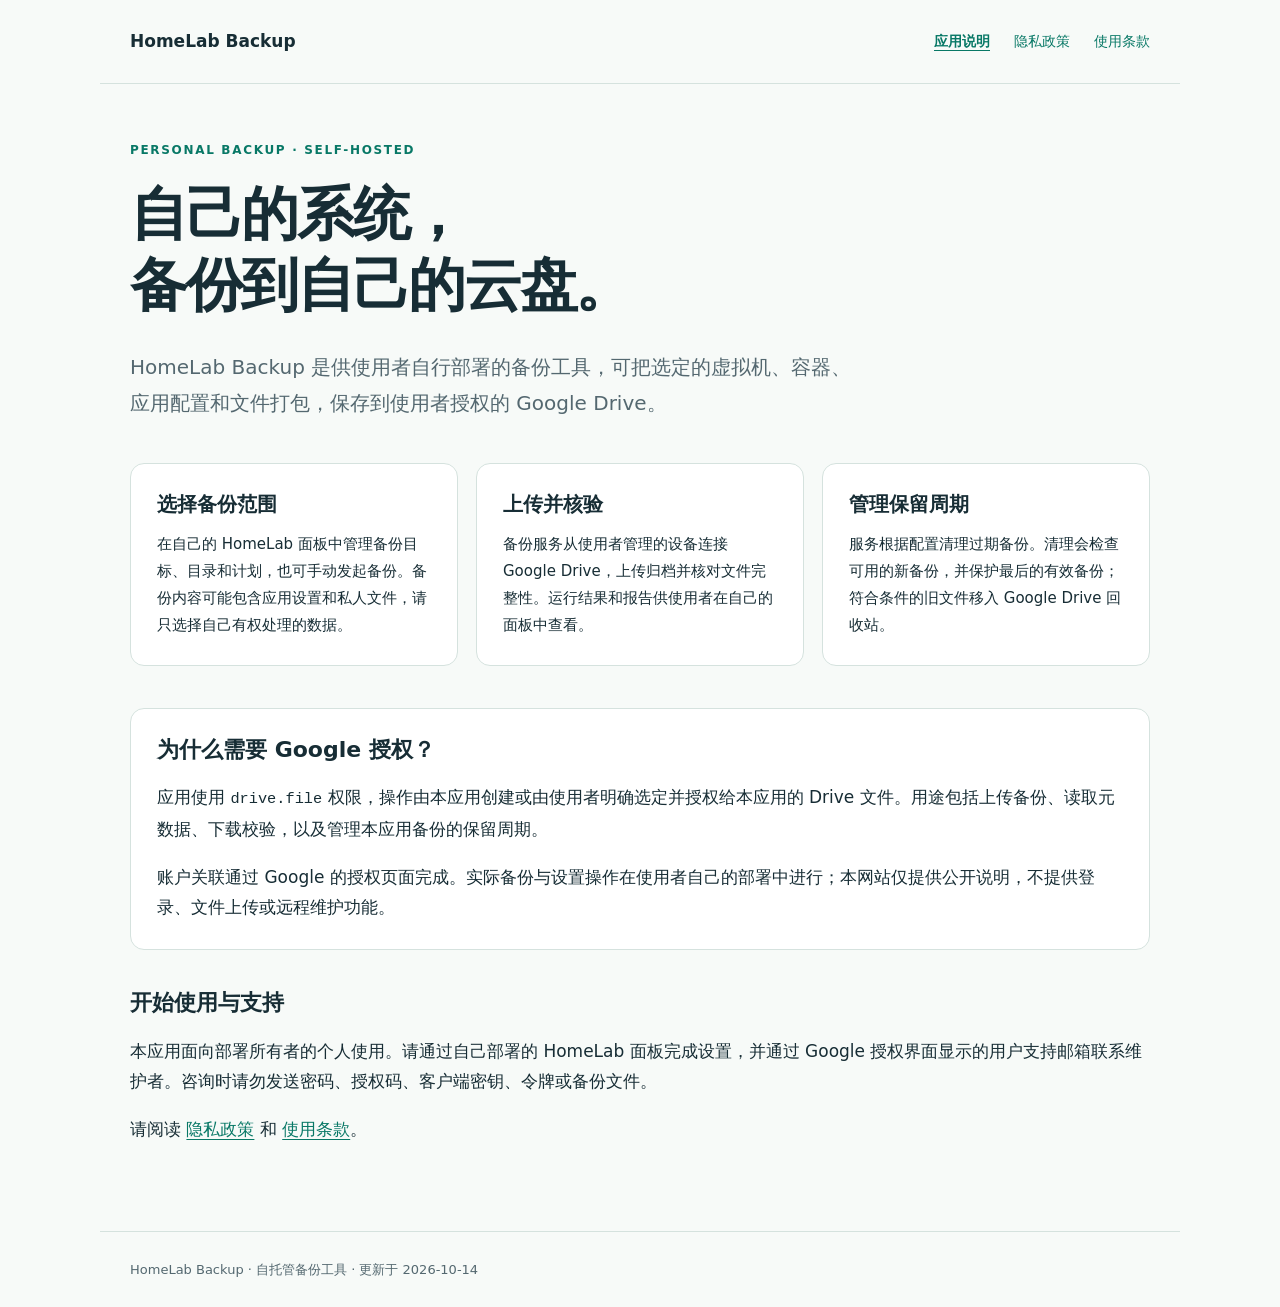
<file: index.html>
<!doctype html>
<html lang="zh-CN">
<head>
  <meta charset="utf-8">
  <meta name="viewport" content="width=device-width, initial-scale=1">
  <meta name="description" content="HomeLab Backup：由使用者自行部署的家庭实验室备份工具，支持将选定的系统与文件备份到自己的 Google Drive。">
  <title>HomeLab Backup · 应用说明</title>
  <link rel="stylesheet" href="style.css">
</head>
<body>
  <header><a class="brand" href="index.html">HomeLab Backup</a><nav aria-label="主导航"><a aria-current="page" href="index.html">应用说明</a><a href="privacy.html">隐私政策</a><a href="terms.html">使用条款</a></nav></header>
  <main>
    <p class="eyebrow">PERSONAL BACKUP · SELF-HOSTED</p>
    <h1>自己的系统，<br>备份到自己的云盘。</h1>
    <p class="lead">HomeLab Backup 是供使用者自行部署的备份工具，可把选定的虚拟机、容器、应用配置和文件打包，保存到使用者授权的 Google Drive。</p>
    <div class="cards">
      <section><h2>选择备份范围</h2><p>在自己的 HomeLab 面板中管理备份目标、目录和计划，也可手动发起备份。备份内容可能包含应用设置和私人文件，请只选择自己有权处理的数据。</p></section>
      <section><h2>上传并核验</h2><p>备份服务从使用者管理的设备连接 Google Drive，上传归档并核对文件完整性。运行结果和报告供使用者在自己的面板中查看。</p></section>
      <section><h2>管理保留周期</h2><p>服务根据配置清理过期备份。清理会检查可用的新备份，并保护最后的有效备份；符合条件的旧文件移入 Google Drive 回收站。</p></section>
    </div>
    <section class="panel"><h2>为什么需要 Google 授权？</h2><p>应用使用 <code>drive.file</code> 权限，操作由本应用创建或由使用者明确选定并授权给本应用的 Drive 文件。用途包括上传备份、读取元数据、下载校验，以及管理本应用备份的保留周期。</p><p>账户关联通过 Google 的授权页面完成。实际备份与设置操作在使用者自己的部署中进行；本网站仅提供公开说明，不提供登录、文件上传或远程维护功能。</p></section>
    <section><h2>开始使用与支持</h2><p>本应用面向部署所有者的个人使用。请通过自己部署的 HomeLab 面板完成设置，并通过 Google 授权界面显示的用户支持邮箱联系维护者。咨询时请勿发送密码、授权码、客户端密钥、令牌或备份文件。</p><p>请阅读 <a href="privacy.html">隐私政策</a> 和 <a href="terms.html">使用条款</a>。</p></section>
  </main>
  <footer>HomeLab Backup · 自托管备份工具 · 更新于 2026-10-14</footer>
</body>
</html>
</file>
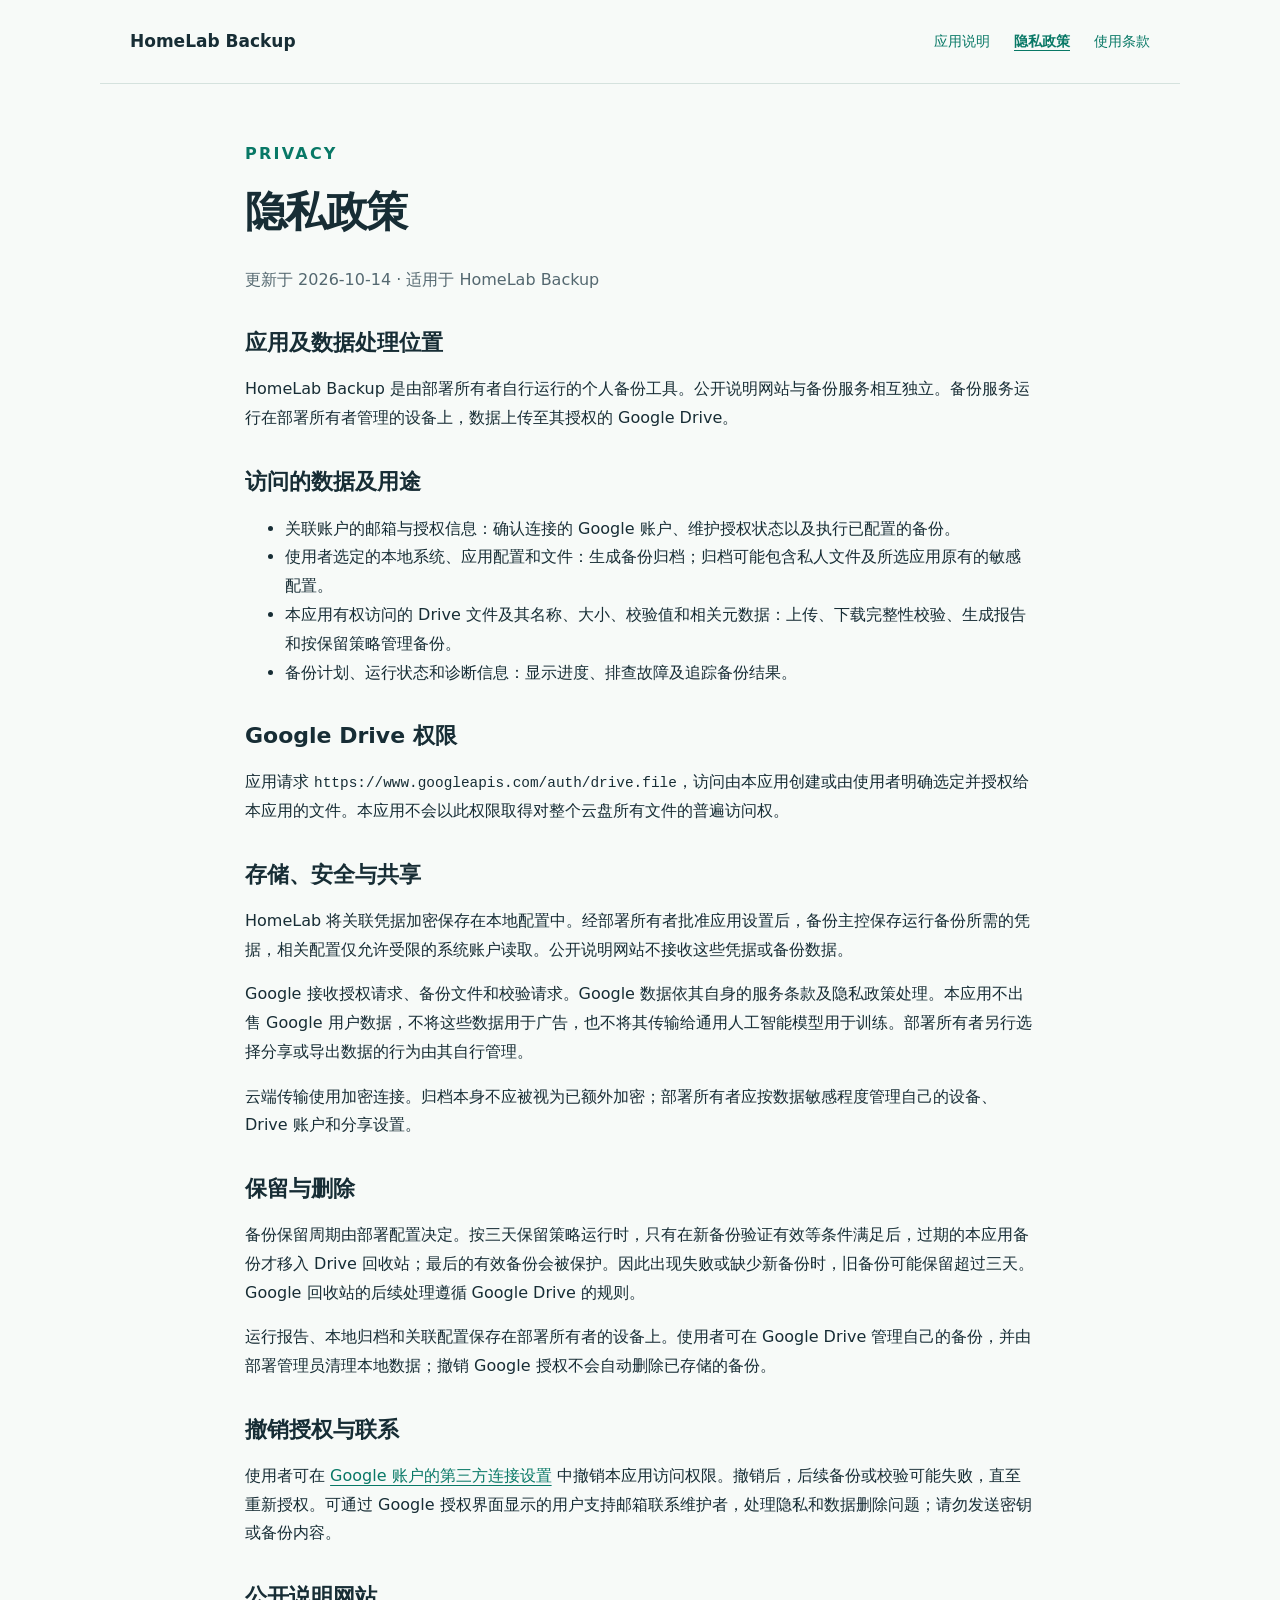
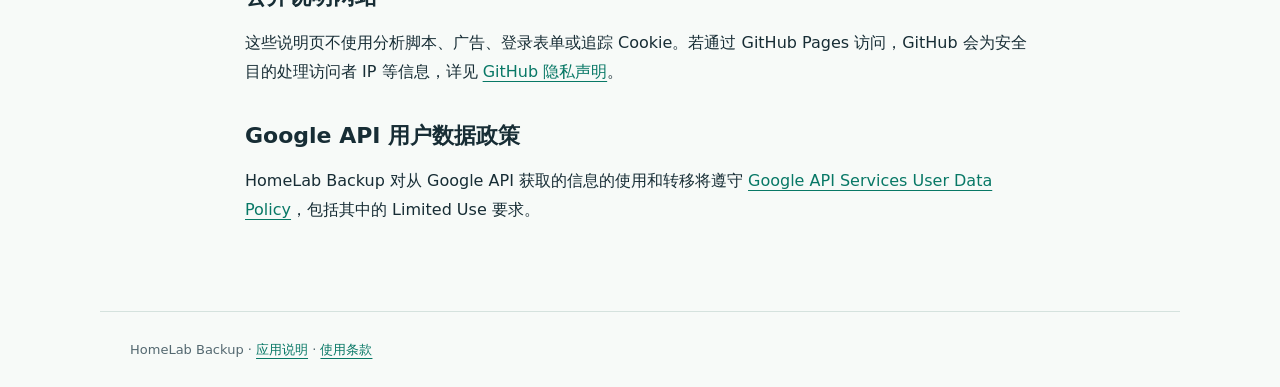
<file: privacy.html>
<!doctype html>
<html lang="zh-CN">
<head><meta charset="utf-8"><meta name="viewport" content="width=device-width, initial-scale=1"><title>隐私政策 · HomeLab Backup</title><link rel="stylesheet" href="style.css"></head>
<body>
  <header><a class="brand" href="index.html">HomeLab Backup</a><nav aria-label="主导航"><a href="index.html">应用说明</a><a aria-current="page" href="privacy.html">隐私政策</a><a href="terms.html">使用条款</a></nav></header>
  <main class="document">
    <p class="eyebrow">PRIVACY</p><h1>隐私政策</h1><p class="muted">更新于 2026-10-14 · 适用于 HomeLab Backup</p>
    <h2>应用及数据处理位置</h2><p>HomeLab Backup 是由部署所有者自行运行的个人备份工具。公开说明网站与备份服务相互独立。备份服务运行在部署所有者管理的设备上，数据上传至其授权的 Google Drive。</p>
    <h2>访问的数据及用途</h2><ul><li>关联账户的邮箱与授权信息：确认连接的 Google 账户、维护授权状态以及执行已配置的备份。</li><li>使用者选定的本地系统、应用配置和文件：生成备份归档；归档可能包含私人文件及所选应用原有的敏感配置。</li><li>本应用有权访问的 Drive 文件及其名称、大小、校验值和相关元数据：上传、下载完整性校验、生成报告和按保留策略管理备份。</li><li>备份计划、运行状态和诊断信息：显示进度、排查故障及追踪备份结果。</li></ul>
    <h2>Google Drive 权限</h2><p>应用请求 <code>https://www.googleapis.com/auth/drive.file</code>，访问由本应用创建或由使用者明确选定并授权给本应用的文件。本应用不会以此权限取得对整个云盘所有文件的普遍访问权。</p>
    <h2>存储、安全与共享</h2><p>HomeLab 将关联凭据加密保存在本地配置中。经部署所有者批准应用设置后，备份主控保存运行备份所需的凭据，相关配置仅允许受限的系统账户读取。公开说明网站不接收这些凭据或备份数据。</p><p>Google 接收授权请求、备份文件和校验请求。Google 数据依其自身的服务条款及隐私政策处理。本应用不出售 Google 用户数据，不将这些数据用于广告，也不将其传输给通用人工智能模型用于训练。部署所有者另行选择分享或导出数据的行为由其自行管理。</p><p>云端传输使用加密连接。归档本身不应被视为已额外加密；部署所有者应按数据敏感程度管理自己的设备、Drive 账户和分享设置。</p>
    <h2>保留与删除</h2><p>备份保留周期由部署配置决定。按三天保留策略运行时，只有在新备份验证有效等条件满足后，过期的本应用备份才移入 Drive 回收站；最后的有效备份会被保护。因此出现失败或缺少新备份时，旧备份可能保留超过三天。Google 回收站的后续处理遵循 Google Drive 的规则。</p><p>运行报告、本地归档和关联配置保存在部署所有者的设备上。使用者可在 Google Drive 管理自己的备份，并由部署管理员清理本地数据；撤销 Google 授权不会自动删除已存储的备份。</p>
    <h2>撤销授权与联系</h2><p>使用者可在 <a href="https://myaccount.google.com/connections">Google 账户的第三方连接设置</a> 中撤销本应用访问权限。撤销后，后续备份或校验可能失败，直至重新授权。可通过 Google 授权界面显示的用户支持邮箱联系维护者，处理隐私和数据删除问题；请勿发送密钥或备份内容。</p>
    <h2>公开说明网站</h2><p>这些说明页不使用分析脚本、广告、登录表单或追踪 Cookie。若通过 GitHub Pages 访问，GitHub 会为安全目的处理访问者 IP 等信息，详见 <a href="https://docs.github.com/en/site-policy/privacy-policies/github-general-privacy-statement">GitHub 隐私声明</a>。</p>
    <h2>Google API 用户数据政策</h2><p>HomeLab Backup 对从 Google API 获取的信息的使用和转移将遵守 <a href="https://developers.google.com/terms/api-services-user-data-policy">Google API Services User Data Policy</a>，包括其中的 Limited Use 要求。</p>
  </main><footer>HomeLab Backup · <a href="index.html">应用说明</a> · <a href="terms.html">使用条款</a></footer>
</body></html>
</file>
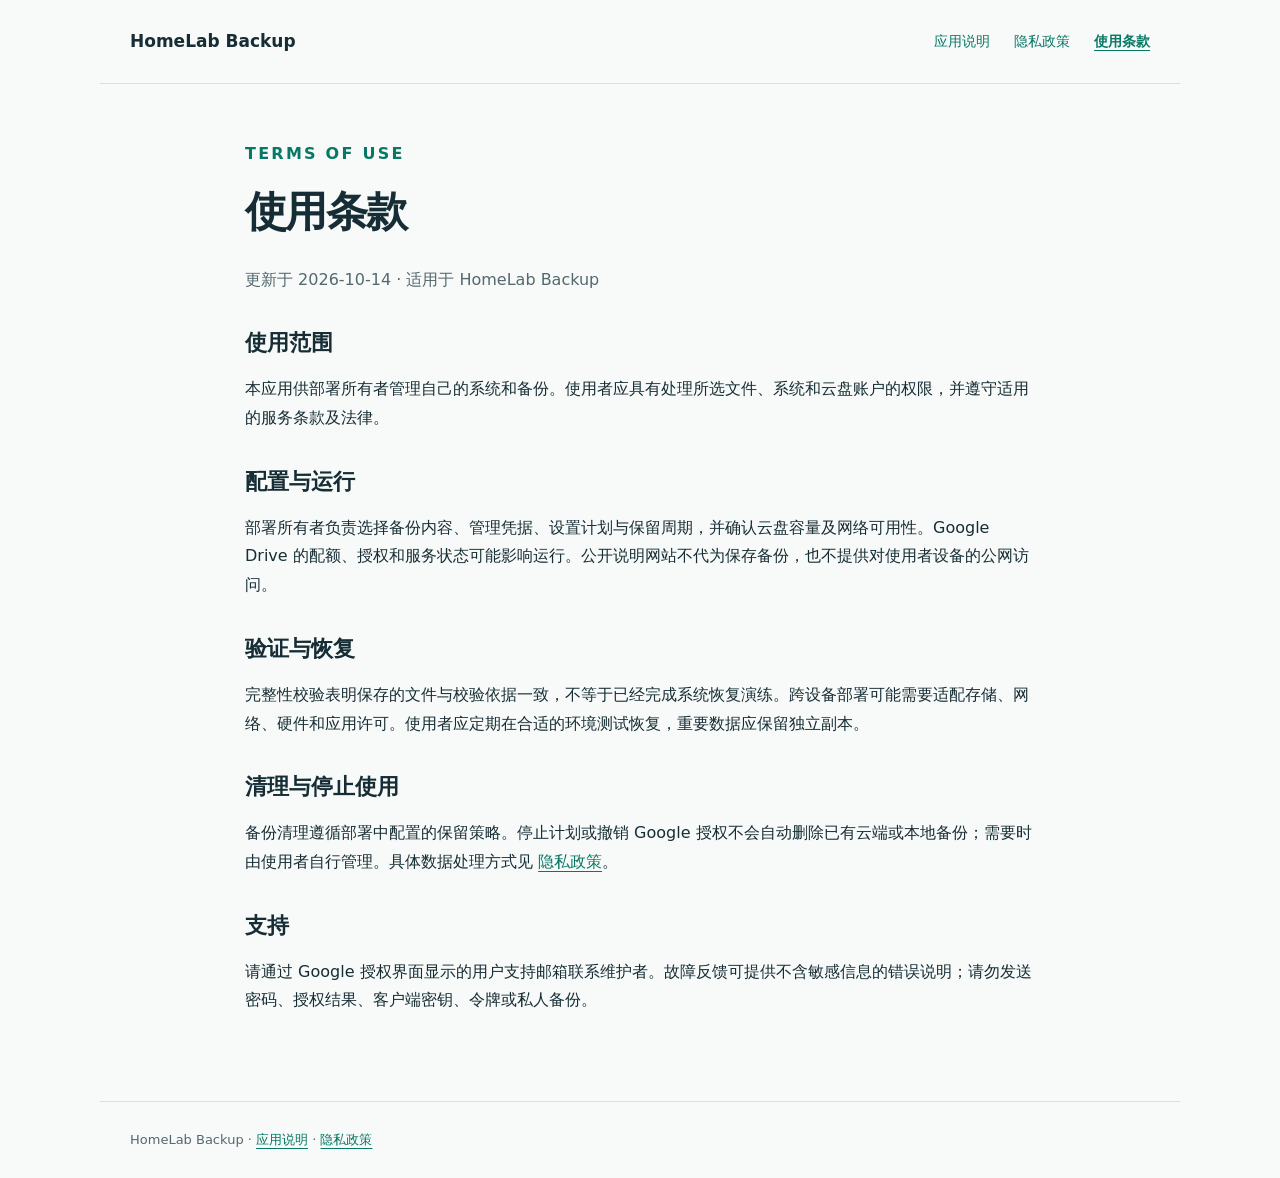
<file: terms.html>
<!doctype html>
<html lang="zh-CN">
<head><meta charset="utf-8"><meta name="viewport" content="width=device-width, initial-scale=1"><title>使用条款 · HomeLab Backup</title><link rel="stylesheet" href="style.css"></head>
<body>
  <header><a class="brand" href="index.html">HomeLab Backup</a><nav aria-label="主导航"><a href="index.html">应用说明</a><a href="privacy.html">隐私政策</a><a aria-current="page" href="terms.html">使用条款</a></nav></header>
  <main class="document"><p class="eyebrow">TERMS OF USE</p><h1>使用条款</h1><p class="muted">更新于 2026-10-14 · 适用于 HomeLab Backup</p>
    <h2>使用范围</h2><p>本应用供部署所有者管理自己的系统和备份。使用者应具有处理所选文件、系统和云盘账户的权限，并遵守适用的服务条款及法律。</p>
    <h2>配置与运行</h2><p>部署所有者负责选择备份内容、管理凭据、设置计划与保留周期，并确认云盘容量及网络可用性。Google Drive 的配额、授权和服务状态可能影响运行。公开说明网站不代为保存备份，也不提供对使用者设备的公网访问。</p>
    <h2>验证与恢复</h2><p>完整性校验表明保存的文件与校验依据一致，不等于已经完成系统恢复演练。跨设备部署可能需要适配存储、网络、硬件和应用许可。使用者应定期在合适的环境测试恢复，重要数据应保留独立副本。</p>
    <h2>清理与停止使用</h2><p>备份清理遵循部署中配置的保留策略。停止计划或撤销 Google 授权不会自动删除已有云端或本地备份；需要时由使用者自行管理。具体数据处理方式见 <a href="privacy.html">隐私政策</a>。</p>
    <h2>支持</h2><p>请通过 Google 授权界面显示的用户支持邮箱联系维护者。故障反馈可提供不含敏感信息的错误说明；请勿发送密码、授权结果、客户端密钥、令牌或私人备份。</p>
  </main><footer>HomeLab Backup · <a href="index.html">应用说明</a> · <a href="privacy.html">隐私政策</a></footer>
</body></html>
</file>
<file: style.css>
:root{color-scheme:light;--ink:#172d35;--muted:#546870;--accent:#087866;--line:#d5e2de;--paper:#f7faf8}*{box-sizing:border-box}body{margin:0;background:var(--paper);color:var(--ink);font:17px/1.8 system-ui,-apple-system,"Segoe UI","Microsoft YaHei",sans-serif}a{color:var(--accent);text-underline-offset:4px}a:focus-visible{outline:3px solid #e8a535;outline-offset:5px}header,main,footer{max-width:1080px;margin:auto;padding:26px 30px}header{display:flex;justify-content:space-between;gap:25px;align-items:center;border-bottom:1px solid var(--line)}.brand{font-weight:750;text-decoration:none;color:var(--ink);white-space:nowrap}nav{display:flex;gap:24px;font-size:14px;flex-wrap:wrap}nav a{text-decoration:none}nav [aria-current]{text-decoration:underline;font-weight:700}main{padding-top:56px;padding-bottom:70px}.eyebrow{color:var(--accent);font-size:12px;font-weight:750;letter-spacing:.14em;margin:0 0 18px}h1{font-size:clamp(34px,5.5vw,58px);line-height:1.22;letter-spacing:-.04em;margin:0 0 28px}h2{font-size:22px;line-height:1.4;margin:0 0 13px}.lead{max-width:740px;font-size:20px;color:var(--muted)}.cards{display:grid;grid-template-columns:repeat(3,1fr);gap:18px;margin:42px 0}.cards section,.panel{background:white;border:1px solid var(--line);border-radius:14px;padding:26px}.cards h2{font-size:20px}.cards p{font-size:15px;margin:0}.panel{margin:0 0 38px}.panel p:last-child{margin-bottom:0}footer{font-size:13px;color:var(--muted);border-top:1px solid var(--line)}code{overflow-wrap:anywhere;font-size:.9em}.document{max-width:850px}.document h1{font-size:42px}.document h2{margin-top:34px}.document p,.document li{font-size:16px}.muted{color:var(--muted)}@media(max-width:700px){header{align-items:flex-start;flex-direction:column;gap:14px}header,main,footer{padding-left:22px;padding-right:22px}main{padding-top:38px}.cards{grid-template-columns:1fr;gap:12px}.cards section,.panel{padding:22px}nav{gap:18px}.lead{font-size:18px}}
</file>
